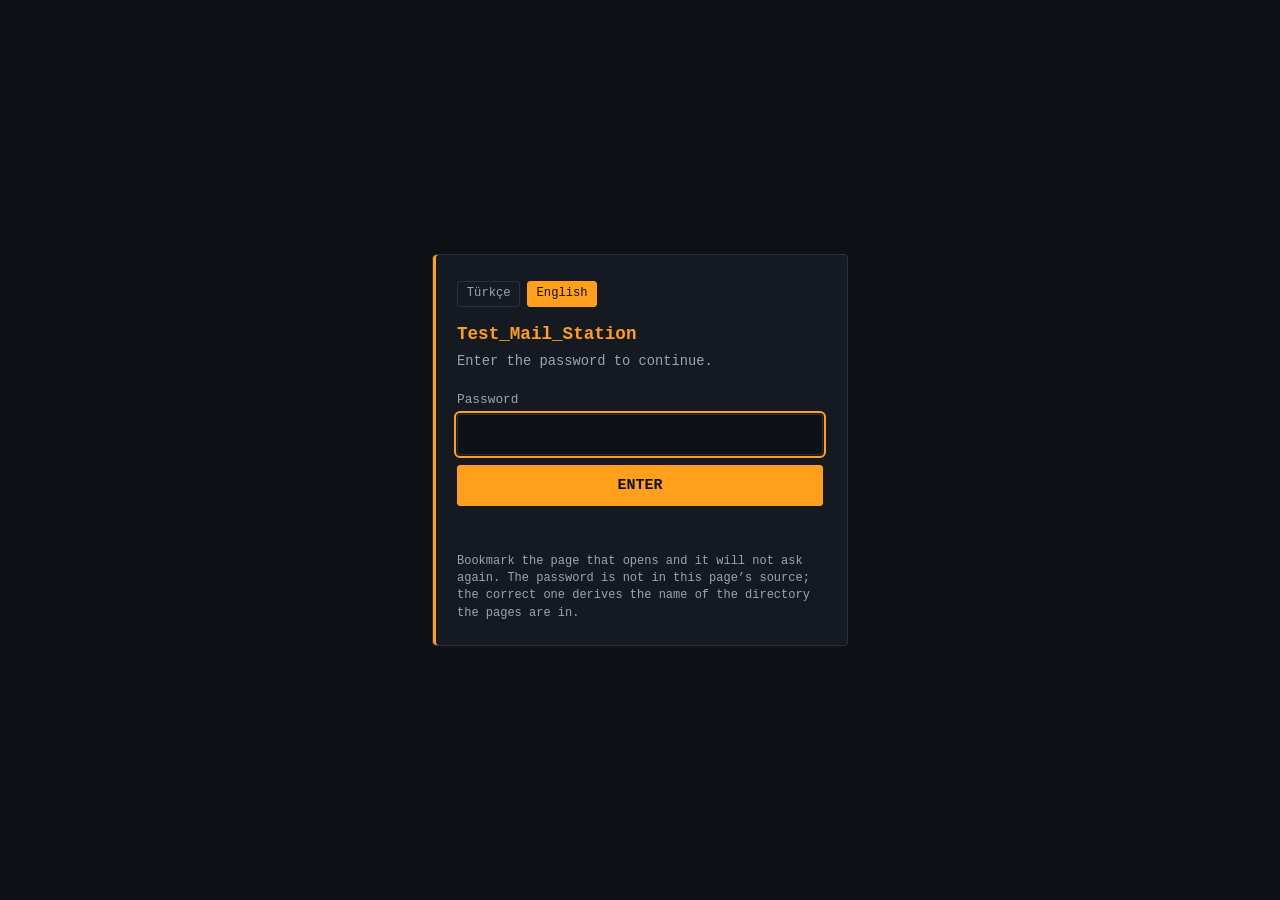
<file: index.html>
<!doctype html>
<html lang="tr">
<head>
<meta charset="utf-8">
<meta name="viewport" content="width=device-width, initial-scale=1">
<meta name="robots" content="noindex, nofollow">
<title>Test_Mail_Station</title>
<!--
  The same gate as project-lea-web and pixel-pomo-web, with the same "lea:" prefix, so the
  account's one password opens it and the directory name equals project-lea-web's.

  The pages live at p-<sha256("lea:<password>")[:20]>/, derived here at submit time. Neither the
  password nor the directory name is in this file: a wrong password derives a directory that does
  not exist and the HEAD request 404s.

  It locks the published link, not the repository: the repository is public, so the directory
  is visible there. Google's consent screen links straight to the home page and the privacy
  policy inside the directory, so Google and anyone who signs in reach them without a password.

  crypto.subtle needs a secure context, so this page works over https and not over file://.
-->
<style>
  :root {
    --bg: #0e1116; --panel: #151a22; --ink: #d8dde6; --dim: #9aa4b2;
    --rule: #2a313c; --accent: #ff9f1c; --bad: #ff6b6b;
  }
  * { box-sizing: border-box; }
  html, body { height: 100%; margin: 0; }
  body {
    display: grid; place-items: center; background: var(--bg); color: var(--ink); padding: 1.5rem;
    font: 15px/1.55 Consolas, "Courier New", monospace;
  }
  .box {
    background: var(--panel); border: 1px solid var(--rule); border-radius: 4px;
    padding: 1.6rem 1.5rem 1.4rem; width: min(26rem, 100%);
    box-shadow: inset 3px 0 0 var(--accent);
  }
  h1 { font-size: 1.1rem; margin: 0 0 0.15rem; color: var(--accent); }
  .sub { margin: 0 0 1.1rem; color: var(--dim); font-size: 0.86rem; }
  label { display: block; font-size: 0.8rem; color: var(--dim); margin-bottom: 0.3rem; }
  input, button {
    width: 100%; font: inherit; border-radius: 3px; border: 1px solid var(--rule);
    padding: 0.5rem 0.65rem; background: var(--bg); color: var(--ink);
  }
  input:focus { outline: 2px solid var(--accent); outline-offset: 1px; }
  button {
    margin-top: 0.6rem; background: var(--accent); border-color: var(--accent); color: #111;
    font-weight: 700; cursor: pointer;
  }
  button:disabled { opacity: 0.6; cursor: default; }
  #msg { min-height: 1.3rem; margin-top: 0.6rem; font-size: 0.82rem; color: var(--dim); }
  #msg.bad { color: var(--bad); }
  .fine { margin: 1rem 0 0; font-size: 0.75rem; color: var(--dim); line-height: 1.45; }
  .langs { display: flex; gap: 0.4rem; margin-bottom: 0.9rem; }
  .langs button {
    width: auto; margin: 0; padding: 0.15rem 0.55rem; font-size: 0.76rem; font-weight: 500;
    background: transparent; color: var(--dim); border-color: var(--rule);
  }
  .langs button.on { background: var(--accent); border-color: var(--accent); color: #111; }
</style>
</head>
<body>
<main class="box">
  <div class="langs">
    <button type="button" data-lang="tr">Türkçe</button>
    <button type="button" data-lang="en">English</button>
  </div>
  <h1>Test_Mail_Station</h1>
  <p class="sub" id="sub"></p>

  <label for="pw" id="pwLabel"></label>
  <input id="pw" type="password" autocomplete="current-password" autofocus>
  <button id="go" type="button"></button>
  <div id="msg" role="status" aria-live="polite"></div>

  <p class="fine" id="fine"></p>
</main>

<script>
const L = {
  tr: {
    sub: 'Devam etmek için şifreyi gir.',
    pw: 'Şifre', go: 'GİR',
    check: 'Kontrol ediliyor…',
    empty: 'Şifre boş.',
    wrong: 'Şifre yanlış.',
    offline: 'Bu sayfa şifreyi tarayıcının kripto API’siyle çözüyor, o da yalnızca https ' +
             'üzerinde çalışır.',
    fine: 'Girdikten sonra açılan sayfayı yer imine eklersen bir daha sormaz. ' +
          'Şifre bu sayfanın kaynağında yazmıyor; doğru şifre sayfaların bulunduğu dizinin ' +
          'adını üretiyor.'
  },
  en: {
    sub: 'Enter the password to continue.',
    pw: 'Password', go: 'ENTER',
    check: 'Checking…',
    empty: 'Password is empty.',
    wrong: 'Wrong password.',
    offline: 'This page derives the password with the browser crypto API, which only works over ' +
             'https.',
    fine: 'Bookmark the page that opens and it will not ask again. The password is not in this ' +
          'page’s source; the correct one derives the name of the directory the pages are in.'
  }
};

let lang = (navigator.language || 'tr').slice(0, 2) === 'tr' ? 'tr' : 'en';
const $ = (id) => document.getElementById(id);

function paint() {
  const s = L[lang];
  document.documentElement.lang = lang;
  $('sub').textContent = s.sub;
  $('pwLabel').textContent = s.pw;
  $('go').textContent = s.go;
  $('fine').textContent = s.fine;
  document.querySelectorAll('.langs button').forEach((b) => {
    b.classList.toggle('on', b.dataset.lang === lang);
  });
  // file:// has no crypto.subtle, so say so up front rather than failing at submit.
  if (!window.crypto || !crypto.subtle) {
    $('go').disabled = true;
    $('pw').disabled = true;
    $('msg').className = 'bad';
    $('msg').textContent = s.offline;
  }
}

document.querySelectorAll('.langs button').forEach((b) => {
  b.addEventListener('click', () => { lang = b.dataset.lang; paint(); });
});

async function enter() {
  const s = L[lang], msg = $('msg');
  const pass = $('pw').value.trim();
  msg.className = '';
  if (!pass) { msg.className = 'bad'; msg.textContent = s.empty; return; }
  $('go').disabled = true;
  msg.textContent = s.check;
  try {
    const buf = await crypto.subtle.digest('SHA-256', new TextEncoder().encode('lea:' + pass));
    const hex = [...new Uint8Array(buf)].map((b) => b.toString(16).padStart(2, '0')).join('');
    const dir = 'p-' + hex.slice(0, 20) + '/';
    // A HEAD that 404s is the whole check: the wrong password names a directory that is not there.
    const r = await fetch(dir + 'index.html', { method: 'HEAD', cache: 'no-store' });
    if (r.ok) { location.href = dir; return; }
  } catch (e) { /* falls through to the same message - a failed fetch is a failed check */ }
  msg.className = 'bad';
  msg.textContent = s.wrong;
  $('go').disabled = false;
  $('pw').select();
}

$('go').addEventListener('click', enter);
$('pw').addEventListener('keydown', (e) => { if (e.key === 'Enter') enter(); });
paint();
</script>
</body>
</html>
</file>
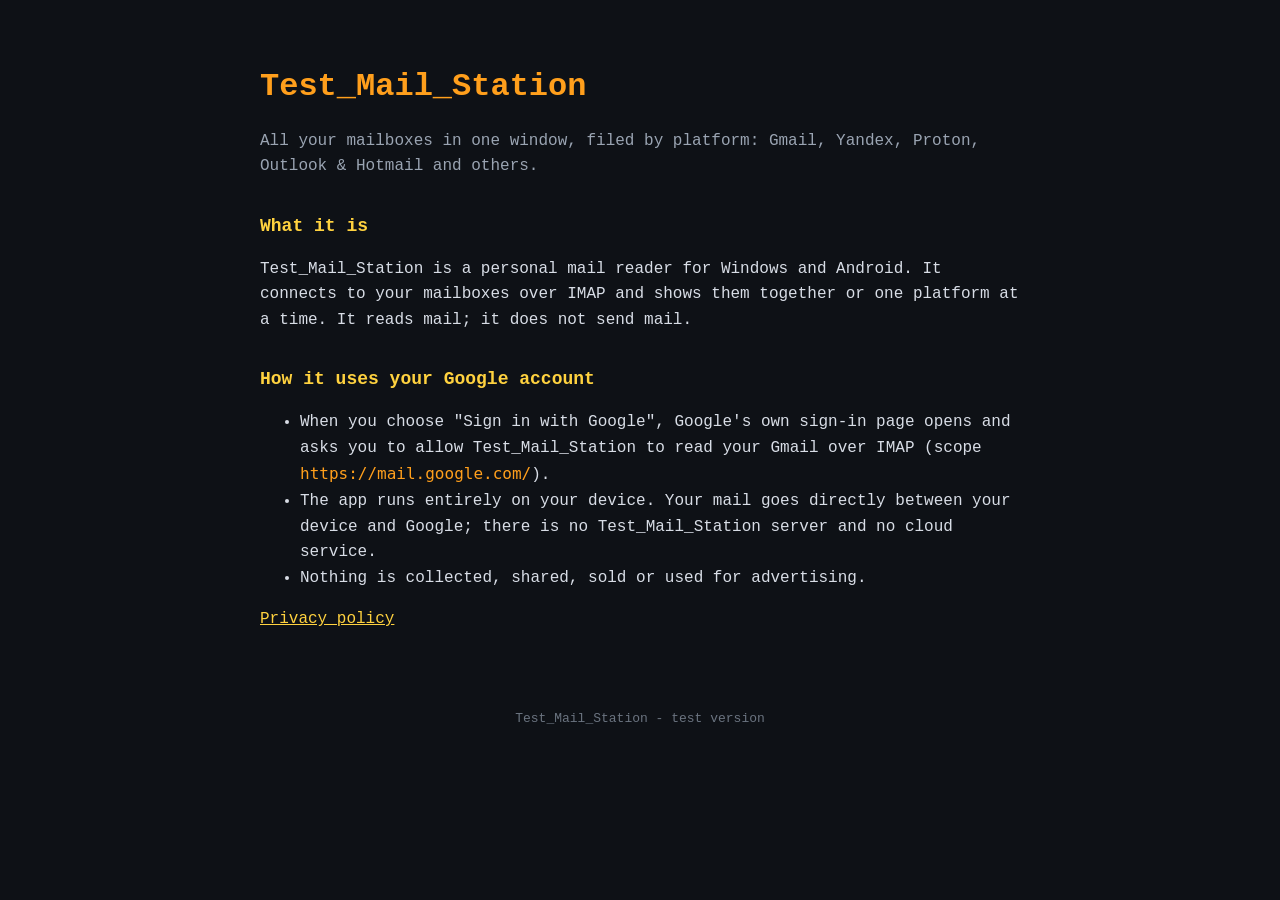
<file: p-bf6ba9ddd7cde5b2eb71/index.html>
<!DOCTYPE html>
<html lang="en">
<head>
<meta charset="utf-8">
<meta name="viewport" content="width=device-width, initial-scale=1">
<title>Test_Mail_Station</title>
<meta name="description" content="Test_Mail_Station: all your mailboxes in one window, read on your own device.">
<link rel="stylesheet" href="style.css">
</head>
<body>
<main>
  <h1>Test_Mail_Station</h1>
  <p class="lead">All your mailboxes in one window, filed by platform: Gmail, Yandex, Proton,
  Outlook &amp; Hotmail and others.</p>

  <h2>What it is</h2>
  <p>Test_Mail_Station is a personal mail reader for Windows and Android. It connects to your
  mailboxes over IMAP and shows them together or one platform at a time. It reads mail; it does
  not send mail.</p>

  <h2>How it uses your Google account</h2>
  <ul>
    <li>When you choose "Sign in with Google", Google's own sign-in page opens and asks you to
    allow Test_Mail_Station to read your Gmail over IMAP (scope
    <code>https://mail.google.com/</code>).</li>
    <li>The app runs entirely on your device. Your mail goes directly between your device and
    Google; there is no Test_Mail_Station server and no cloud service.</li>
    <li>Nothing is collected, shared, sold or used for advertising.</li>
  </ul>

  <p><a href="privacy.html">Privacy policy</a></p>
</main>
<footer>Test_Mail_Station - test version</footer>
</body>
</html>
</file>
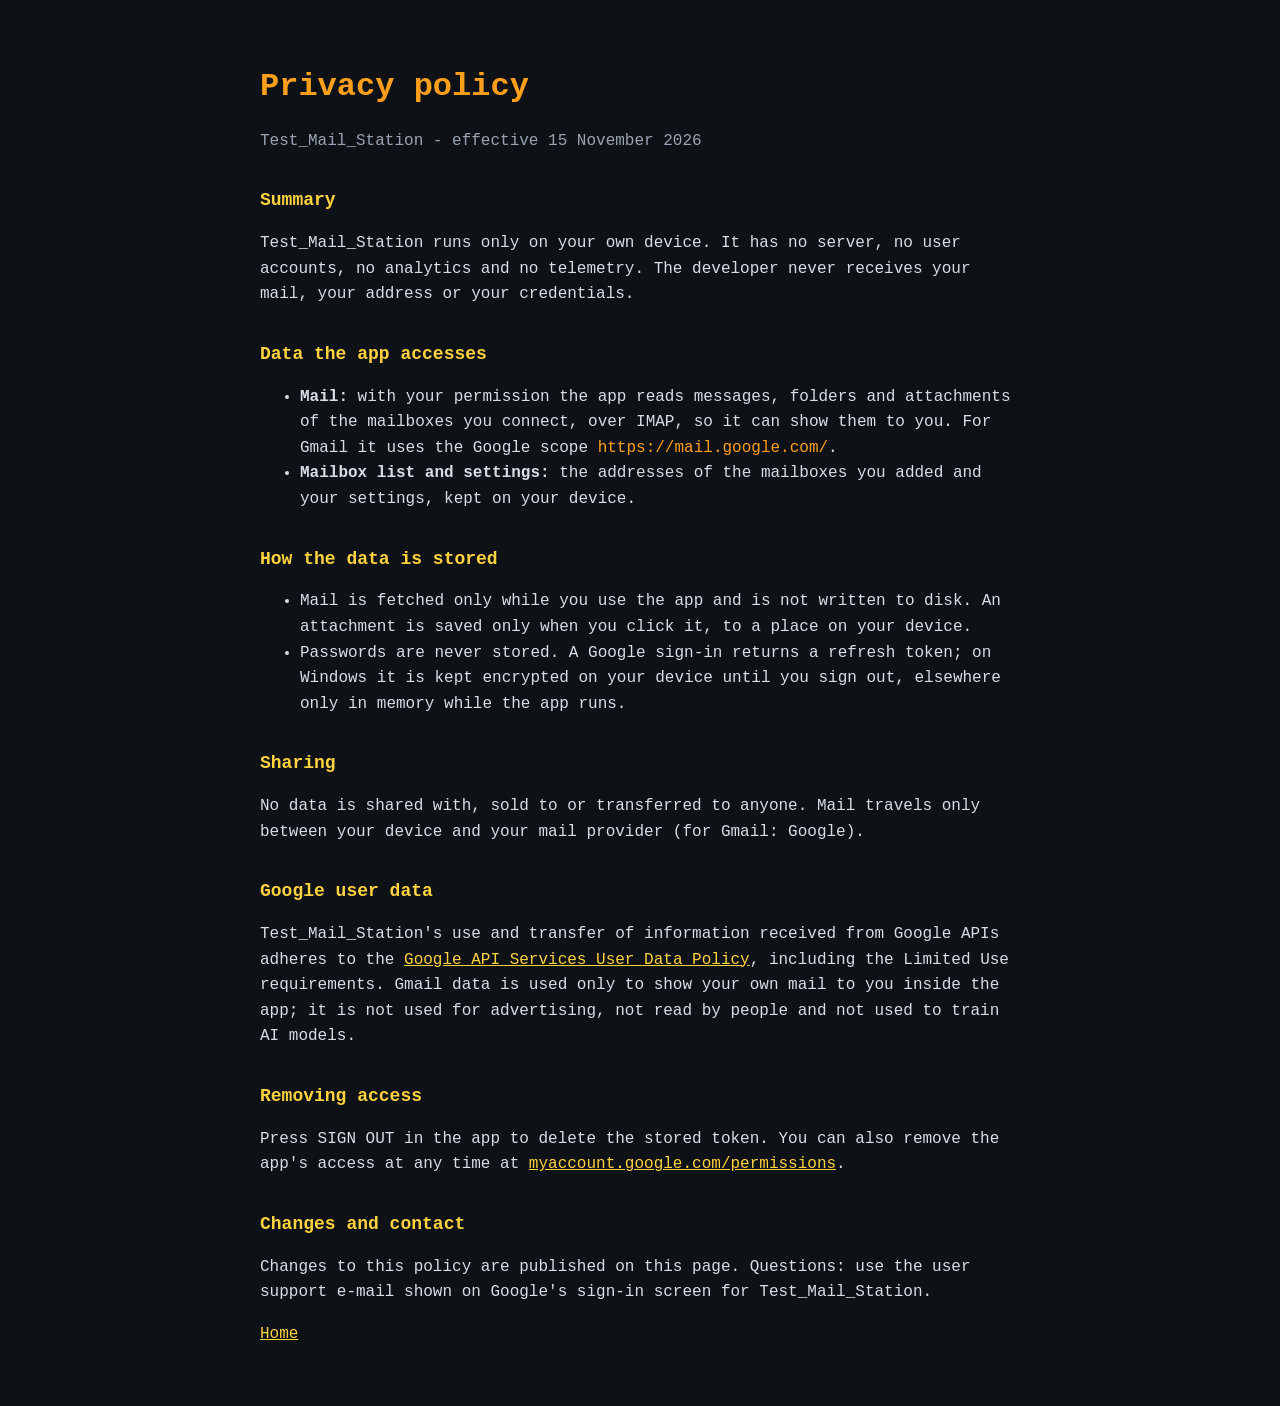
<file: p-bf6ba9ddd7cde5b2eb71/privacy.html>
<!DOCTYPE html>
<html lang="en">
<head>
<meta charset="utf-8">
<meta name="viewport" content="width=device-width, initial-scale=1">
<title>Privacy policy - Test_Mail_Station</title>
<link rel="stylesheet" href="style.css">
</head>
<body>
<main>
  <h1>Privacy policy</h1>
  <p class="lead">Test_Mail_Station - effective 15 November 2026</p>

  <h2>Summary</h2>
  <p>Test_Mail_Station runs only on your own device. It has no server, no user accounts, no
  analytics and no telemetry. The developer never receives your mail, your address or your
  credentials.</p>

  <h2>Data the app accesses</h2>
  <ul>
    <li><strong>Mail:</strong> with your permission the app reads messages, folders and
    attachments of the mailboxes you connect, over IMAP, so it can show them to you. For Gmail
    it uses the Google scope <code>https://mail.google.com/</code>.</li>
    <li><strong>Mailbox list and settings:</strong> the addresses of the mailboxes you added and
    your settings, kept on your device.</li>
  </ul>

  <h2>How the data is stored</h2>
  <ul>
    <li>Mail is fetched only while you use the app and is not written to disk. An attachment is
    saved only when you click it, to a place on your device.</li>
    <li>Passwords are never stored. A Google sign-in returns a refresh token; on Windows it is kept
    encrypted on your device until you sign out, elsewhere only in memory while the app runs.</li>
  </ul>

  <h2>Sharing</h2>
  <p>No data is shared with, sold to or transferred to anyone. Mail travels only between your
  device and your mail provider (for Gmail: Google).</p>

  <h2>Google user data</h2>
  <p>Test_Mail_Station's use and transfer of information received from Google APIs adheres to the
  <a href="https://developers.google.com/terms/api-services-user-data-policy">Google API Services
  User Data Policy</a>, including the Limited Use requirements. Gmail data is used only to show
  your own mail to you inside the app; it is not used for advertising, not read by people and not
  used to train AI models.</p>

  <h2>Removing access</h2>
  <p>Press SIGN OUT in the app to delete the stored token. You can also remove the app's access at
  any time at
  <a href="https://myaccount.google.com/permissions">myaccount.google.com/permissions</a>.</p>

  <h2>Changes and contact</h2>
  <p>Changes to this policy are published on this page. Questions: use the user support e-mail
  shown on Google's sign-in screen for Test_Mail_Station.</p>

  <p><a href="index.html">Home</a></p>
</main>
</body>
</html>
</file>
<file: p-bf6ba9ddd7cde5b2eb71/style.css>
body {
  margin: 0;
  background: #0e1116;
  color: #d8dde6;
  font: 16px/1.6 Consolas, "Courier New", monospace;
}
main {
  max-width: 760px;
  margin: 0 auto;
  padding: 40px 20px;
}
h1 { color: #ff9f1c; margin-bottom: 4px; }
h2 { color: #ffd23f; margin-top: 32px; font-size: 18px; }
.lead { color: #9aa4b2; }
a { color: #ffd23f; }
code { color: #ff9f1c; }
footer {
  text-align: center;
  color: #6b7480;
  padding: 20px;
  font-size: 13px;
}
</file>
